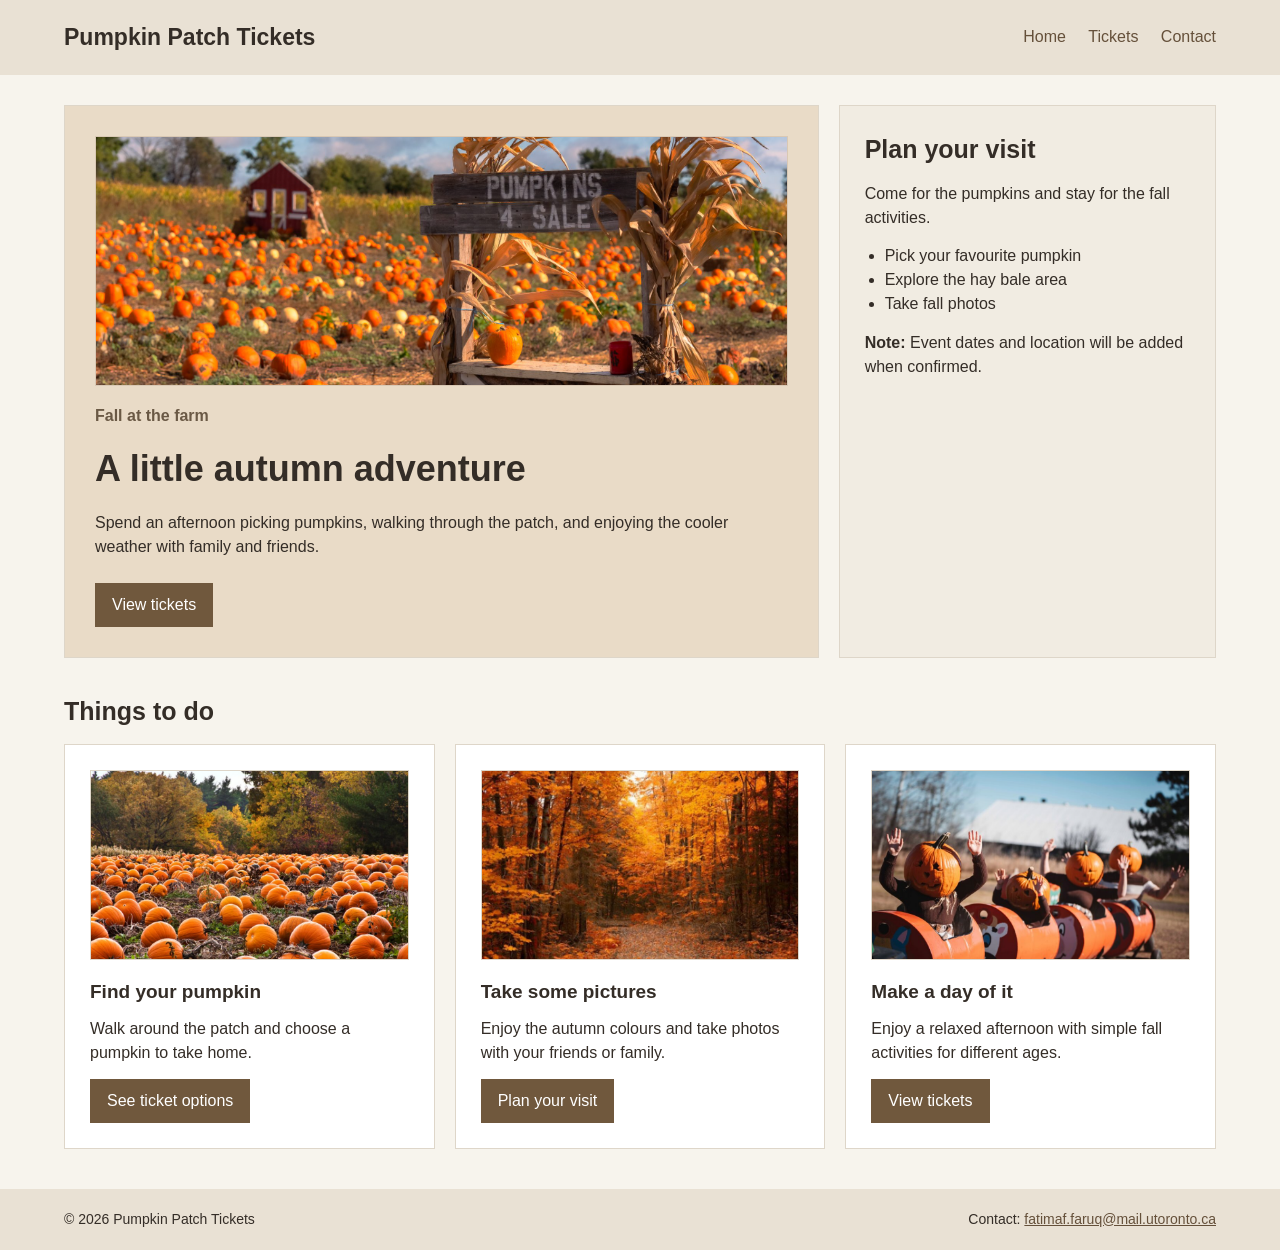
<file: index.html>
<!DOCTYPE html>
<html lang="en">
<head>
  <meta charset="UTF-8">
  <meta name="viewport" content="width=device-width, initial-scale=1.0">
  <title>Home | Pumpkin Patch Tickets</title>
  <link rel="stylesheet" href="css/style.css">
</head>
<body>
<header class="site-header">
  <a class="brand" href="index.html">Pumpkin Patch Tickets</a>
  <nav>
    <a href="index.html">Home</a>
    <a href="detail.html">Tickets</a>
    <a href="#contact">Contact</a>
  </nav>
</header>
<main>
  <section class="hero-grid">
    <div class="hero-main">
      <img class="hero-photo" src="assets/images/pumpkin-sign.png" alt="Pumpkin patch with a small wooden pumpkin sign and pumpkins in the field">
      <p class="small-label">Fall at the farm</p>
      <h1>A little autumn adventure</h1>
      <p>Spend an afternoon picking pumpkins, walking through the patch, and enjoying the cooler weather with family and friends.</p>
      <a class="button" href="detail.html">View tickets</a>
    </div>
    <aside class="hero-side">
      <h2>Plan your visit</h2>
      <p>Come for the pumpkins and stay for the fall activities.</p>
      <ul>
        <li>Pick your favourite pumpkin</li>
        <li>Explore the hay bale area</li>
        <li>Take fall photos</li>
      </ul>
      <p><strong>Note:</strong> Event dates and location will be added when confirmed.</p>
    </aside>
  </section>
  <h2 class="section-title">Things to do</h2>
  <section class="cards-gallery">
    <article class="card">
      <img class="card-picture" src="assets/images/pumpkin-picking.png" alt="Pumpkins in a field during fall">
      <h3>Find your pumpkin</h3>
      <p>Walk around the patch and choose a pumpkin to take home.</p>
      <a class="button" href="detail.html">See ticket options</a>
    </article>
    <article class="card">
      <img class="card-picture" src="assets/images/fall-photos.png" alt="Autumn path with orange leaves">
      <h3>Take some pictures</h3>
      <p>Enjoy the autumn colours and take photos with your friends or family.</p>
      <a class="button" href="detail.html">Plan your visit</a>
    </article>
    <article class="card">
      <img class="card-picture" src="assets/images/family-activities.png" alt="Children riding in a pumpkin themed cart ride">
      <h3>Make a day of it</h3>
      <p>Enjoy a relaxed afternoon with simple fall activities for different ages.</p>
      <a class="button" href="detail.html">View tickets</a>
    </article>
  </section>
</main>
<footer class="site-footer" id="contact">
  <p>© 2026 Pumpkin Patch Tickets</p>
  <p>Contact: <a href="mailto:fatimaf.faruq@mail.utoronto.ca">fatimaf.faruq@mail.utoronto.ca</a></p>
</footer>
</body>
</html>
</file>
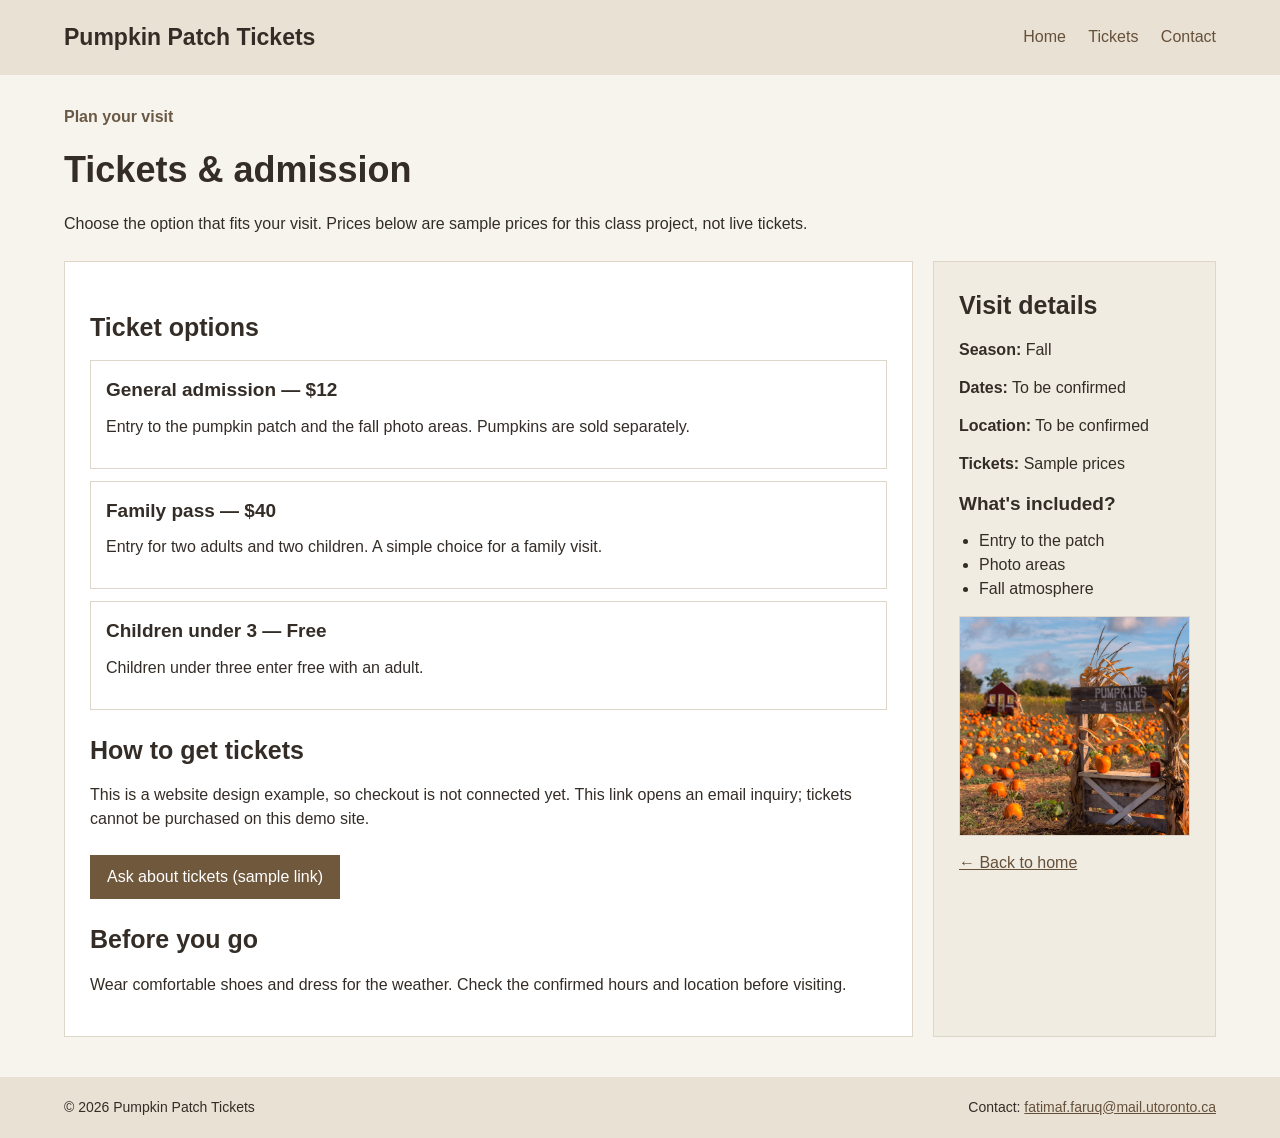
<file: detail.html>
<!DOCTYPE html>
<html lang="en">
<head>
  <meta charset="UTF-8">
  <meta name="viewport" content="width=device-width, initial-scale=1.0">
  <title>Tickets | Pumpkin Patch Tickets</title>
  <link rel="stylesheet" href="css/style.css">
</head>
<body>
<header class="site-header">
  <a class="brand" href="index.html">Pumpkin Patch Tickets</a>
  <nav>
    <a href="index.html">Home</a>
    <a href="detail.html">Tickets</a>
    <a href="#contact">Contact</a>
  </nav>
</header>
<main class="detail-layout">
  <section class="detail-hero">
    <p class="small-label">Plan your visit</p>
    <h1>Tickets &amp; admission</h1>
    <p>Choose the option that fits your visit. Prices below are sample prices for this class project, not live tickets.</p>
  </section>
  <section class="content-grid">
    <article class="detail-article">
      <h2>Ticket options</h2>
      <div class="ticket-option">
        <h3>General admission — $12</h3>
        <p>Entry to the pumpkin patch and the fall photo areas. Pumpkins are sold separately.</p>
      </div>
      <div class="ticket-option">
        <h3>Family pass — $40</h3>
        <p>Entry for two adults and two children. A simple choice for a family visit.</p>
      </div>
      <div class="ticket-option">
        <h3>Children under 3 — Free</h3>
        <p>Children under three enter free with an adult.</p>
      </div>
      <h2>How to get tickets</h2>
      <p>This is a website design example, so checkout is not connected yet. This link opens an email inquiry; tickets cannot be purchased on this demo site.</p>
      <a class="button" href="mailto:fatimaf.faruq@mail.utoronto.ca?subject=Pumpkin%20Patch%20Ticket%20Inquiry">Ask about tickets (sample link)</a>
      <h2>Before you go</h2>
      <p>Wear comfortable shoes and dress for the weather. Check the confirmed hours and location before visiting.</p>
    </article>
    <aside class="meta-panel">
      <h2>Visit details</h2>
      <p><strong>Season:</strong> Fall</p>
      <p><strong>Dates:</strong> To be confirmed</p>
      <p><strong>Location:</strong> To be confirmed</p>
      <p><strong>Tickets:</strong> Sample prices</p>
      <h3>What's included?</h3>
      <ul>
        <li>Entry to the patch</li>
        <li>Photo areas</li>
        <li>Fall atmosphere</li>
      </ul>
      <img class="detail-photo" src="assets/images/pumpkin-sign.png" alt="Pumpkin patch with a wooden sign and pumpkins in the field">
      <a href="index.html">← Back to home</a>
    </aside>
  </section>
</main>
<footer class="site-footer" id="contact">
  <p>© 2026 Pumpkin Patch Tickets</p>
  <p>Contact: <a href="mailto:fatimaf.faruq@mail.utoronto.ca">fatimaf.faruq@mail.utoronto.ca</a></p>
</footer>
</body>
</html>
</file>
<file: css/style.css>
/* Pumpkin Patch Tickets - Project 1 */
* { margin: 0; padding: 0; box-sizing: border-box; }
body { font-family: Arial, sans-serif; color: #342d27; background: #f7f4ed; line-height: 1.5; }
a { color: #65503a; }
img { max-width: 100%; display: block; }
.site-header, .site-footer { display: flex; justify-content: space-between; align-items: center; padding: 20px 5%; gap: 20px; background: #e9e1d4; }
.brand { font-size: 23px; font-weight: bold; text-decoration: none; color: #342d27; }
.site-header nav a { margin-left: 18px; text-decoration: none; }
.site-header nav a:hover { text-decoration: underline; }
main { width: 90%; max-width: 1200px; margin: 30px auto; }
h1 { font-size: 36px; margin-bottom: 15px; }
h2 { font-size: 25px; margin-bottom: 14px; }
h3 { font-size: 19px; margin-bottom: 10px; }
p { margin-bottom: 14px; }
.small-label { font-weight: bold; color: #6a5945; }
.hero-grid, .content-grid { display: grid; grid-template-columns: 1fr; gap: 20px; }
.hero-main, .hero-side, .card, .detail-article, .meta-panel { background: white; border: 1px solid #ded6c9; padding: 25px; }
.hero-main { background: #e9dbc7; padding: 30px; }
.hero-photo { width: 100%; height: 250px; object-fit: cover; margin-bottom: 18px; border: 1px solid #d9c8b4; }
.hero-side, .meta-panel { background: #f1ece2; }
.hero-side ul, .meta-panel ul { padding-left: 20px; margin-bottom: 15px; }
.button { display: inline-block; color: white; background: #70583d; padding: 10px 17px; text-decoration: none; margin-top: 10px; }
.button:hover { background: #533f2b; }
.section-title { margin-top: 35px; }
.cards-gallery { display: grid; grid-template-columns: repeat(auto-fit, minmax(280px, 1fr)); gap: 20px; }
.card { display: flex; flex-direction: column; }
.card .button { margin-top: auto; align-self: flex-start; }
.card-picture { width: 100%; height: 190px; object-fit: cover; margin-bottom: 18px; border: 1px solid #ded6c9; }
.detail-hero { margin-bottom: 25px; }
.detail-article h2 { margin-top: 22px; }
.ticket-option { padding: 15px; border: 1px solid #ded6c9; margin-bottom: 12px; }
.detail-photo { width: 100%; height: 220px; object-fit: cover; margin: 15px 0; border: 1px solid #ded6c9; }
.site-footer { margin-top: 40px; font-size: 14px; }
.site-footer p { margin-bottom: 0; }
@media (min-width: 768px) {
  .hero-grid { grid-template-columns: 2fr 1fr; }
  .content-grid { grid-template-columns: 3fr 1fr; }
}
@media (max-width: 767px) {
  .site-header, .site-footer { flex-direction: column; text-align: center; }
  .site-header nav a { margin: 0 7px; }
  h1 { font-size: 29px; }
  .cards-gallery { grid-template-columns: 1fr; }
  .hero-photo { height: 220px; }
}
</file>
